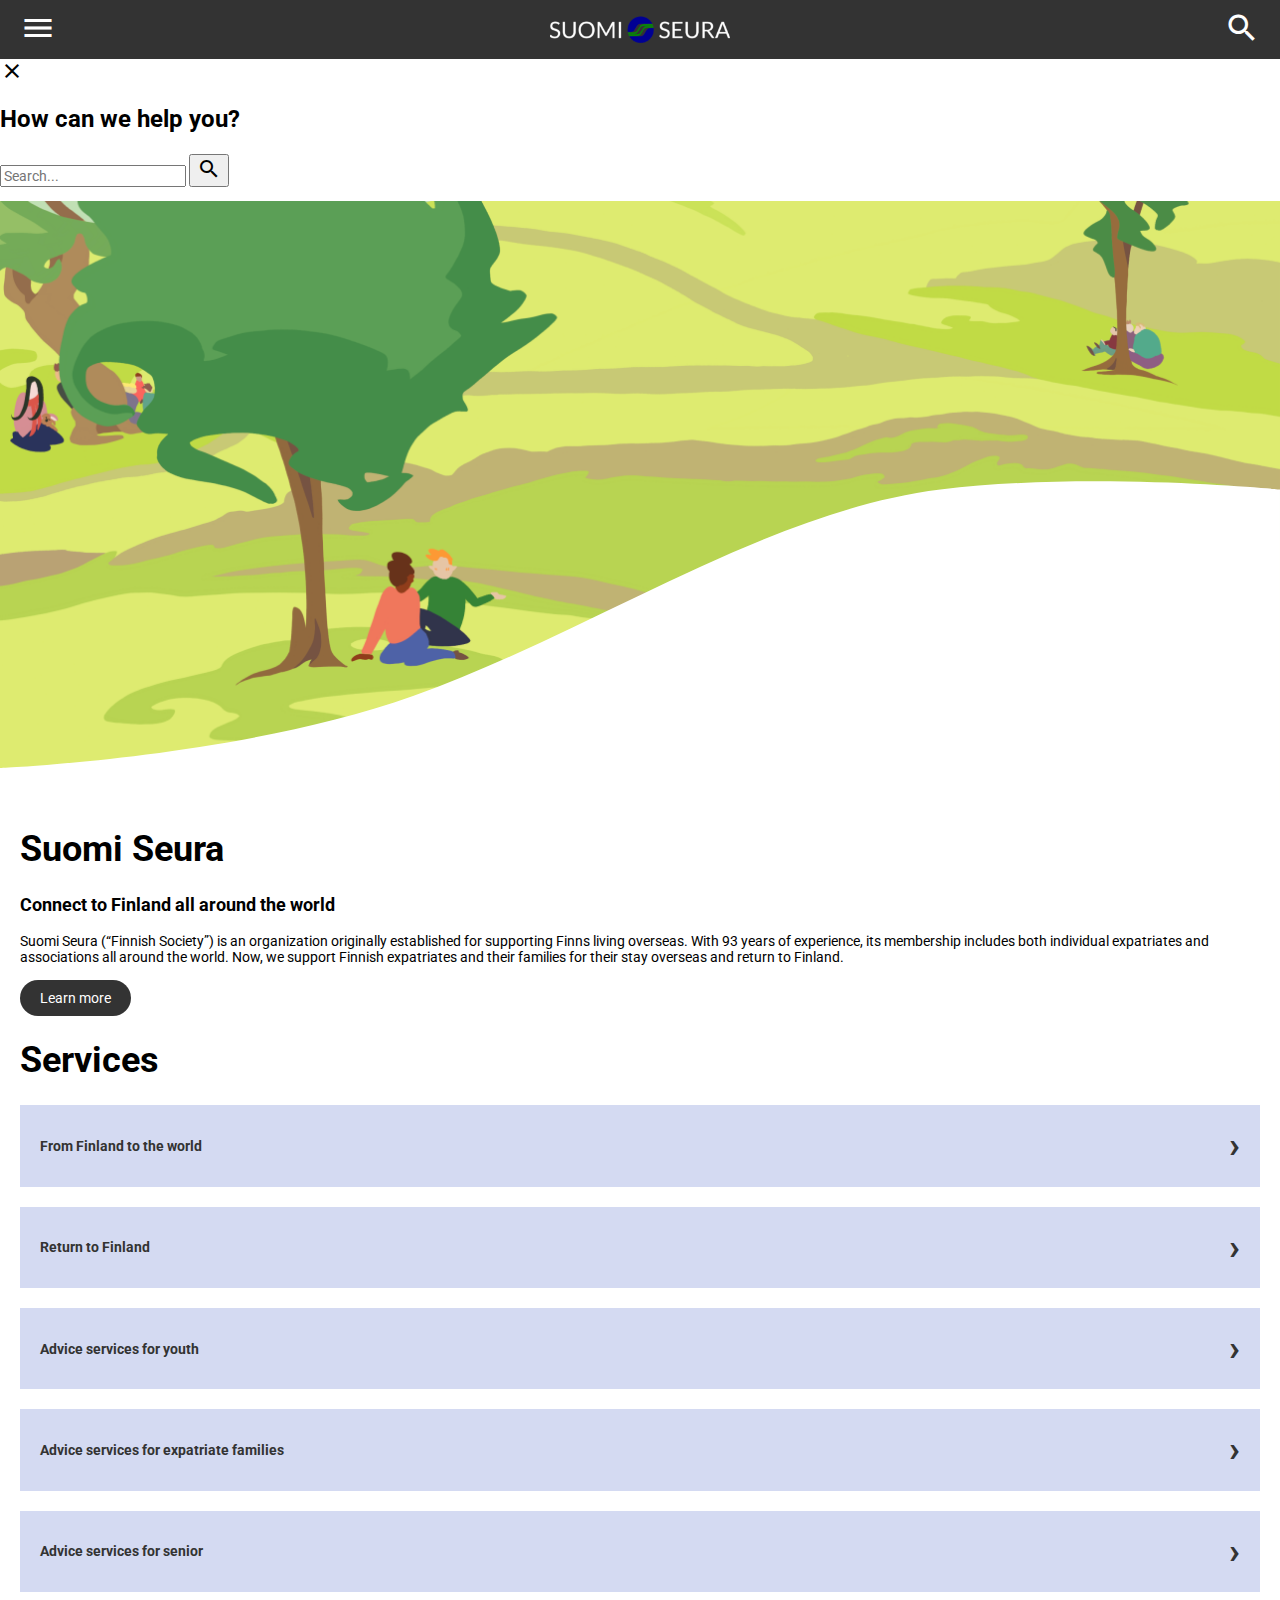
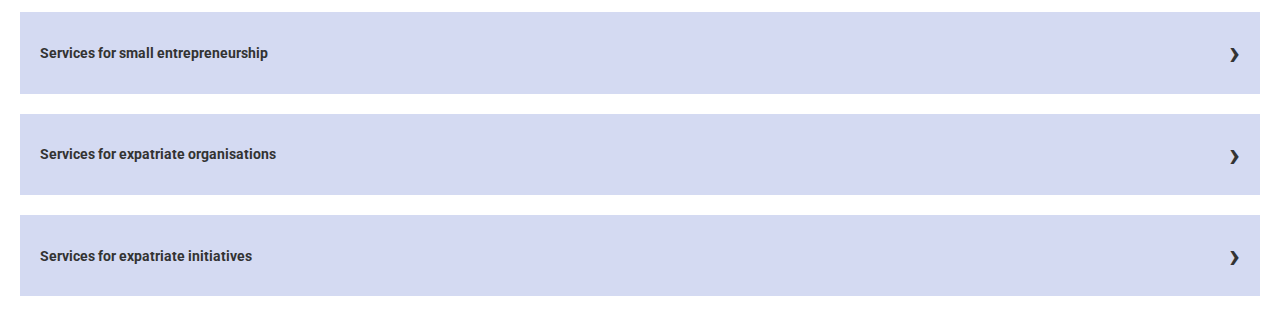
<file: index.html>
<!DOCTYPE html>
<html lang="en">
    <head>
        <meta charset="UTF-8">
        <meta name="viewport" content="width=device-width, initial-scale=1.0">
        <link rel="stylesheet" href="css/normalize.css">
        <link rel="stylesheet" href="css/style.css">
        <link href="https://fonts.googleapis.com/icon?family=Material+Icons"
      rel="stylesheet">
        <title>Suomi Seura - Connect to Finland all around the world</title>
    </head>

    <body onload="createServicesList();">
        <nav class="topnav">
            <a aria-label="more" class="topnav-icon">
                <span class="material-icons">menu</span>
            </a>
            <a aria-label="home" class="topnav-logo"></a>
            <a aria-label="search" class="topnav-icon" onclick="openSearch();">
                <span class="material-icons">search</span>
            </a>
        </nav>
        <div id="overlay-search" class="overlay">
            <a aria-label="close-search" class="overlay-icon _close">
                <span class="material-icons" onclick="closeSearch();" title="Close Overlay">close</span>
            </a>
            <div class="overlay-content">
                <h2>How can we help you?</h2>
              <form class="search-form">
                <input type="text" placeholder="Search..." name="search">
                <button type="button" class="search-button" onclick="displayResults();">
                    <span class="material-icons">search</span>
                </button>
              </form>
              <ul id="search-results" class="search-list"></ul>
            </div>
        </div>
        <header class="header">
            <img src="img/illustration.png" alt="People sitting on grass" >
            <svg id="wave" viewBox="0 0 375 95" fill="none" xmlns="http://www.w3.org/2000/svg">
                <path d="M121 63C70.8439 80.9805 0 84.0905 0 84.0905V95.0001H375V2.50007C375 2.50007 319.51 -2.93863 275.5 2.50053C224.6 8.79117 174 44 121 63Z" fill="white"/>
            </svg>
        </header>
        <div class="content">
            <div class="content-section">
                <h1>Suomi Seura</h1>
                <h3>Connect to Finland all around the world</h3>
                <p>
                    Suomi Seura (“Finnish Society”) is an organization originally 
                    established for supporting Finns living overseas. With 93 years 
                    of experience, its membership includes both individual expatriates 
                    and associations all around the world. Now, we support Finnish 
                    expatriates and their families for their stay overseas and return 
                    to Finland.
                </p>
                <a class="button _secondary">Learn more</a>
            </div>
            <div class="content-section" id="content-services">
                <h1>Services</h1>
                
            </div>
        </div>

        <script src="js/script.js"></script>
    </body>
</html>
</file>
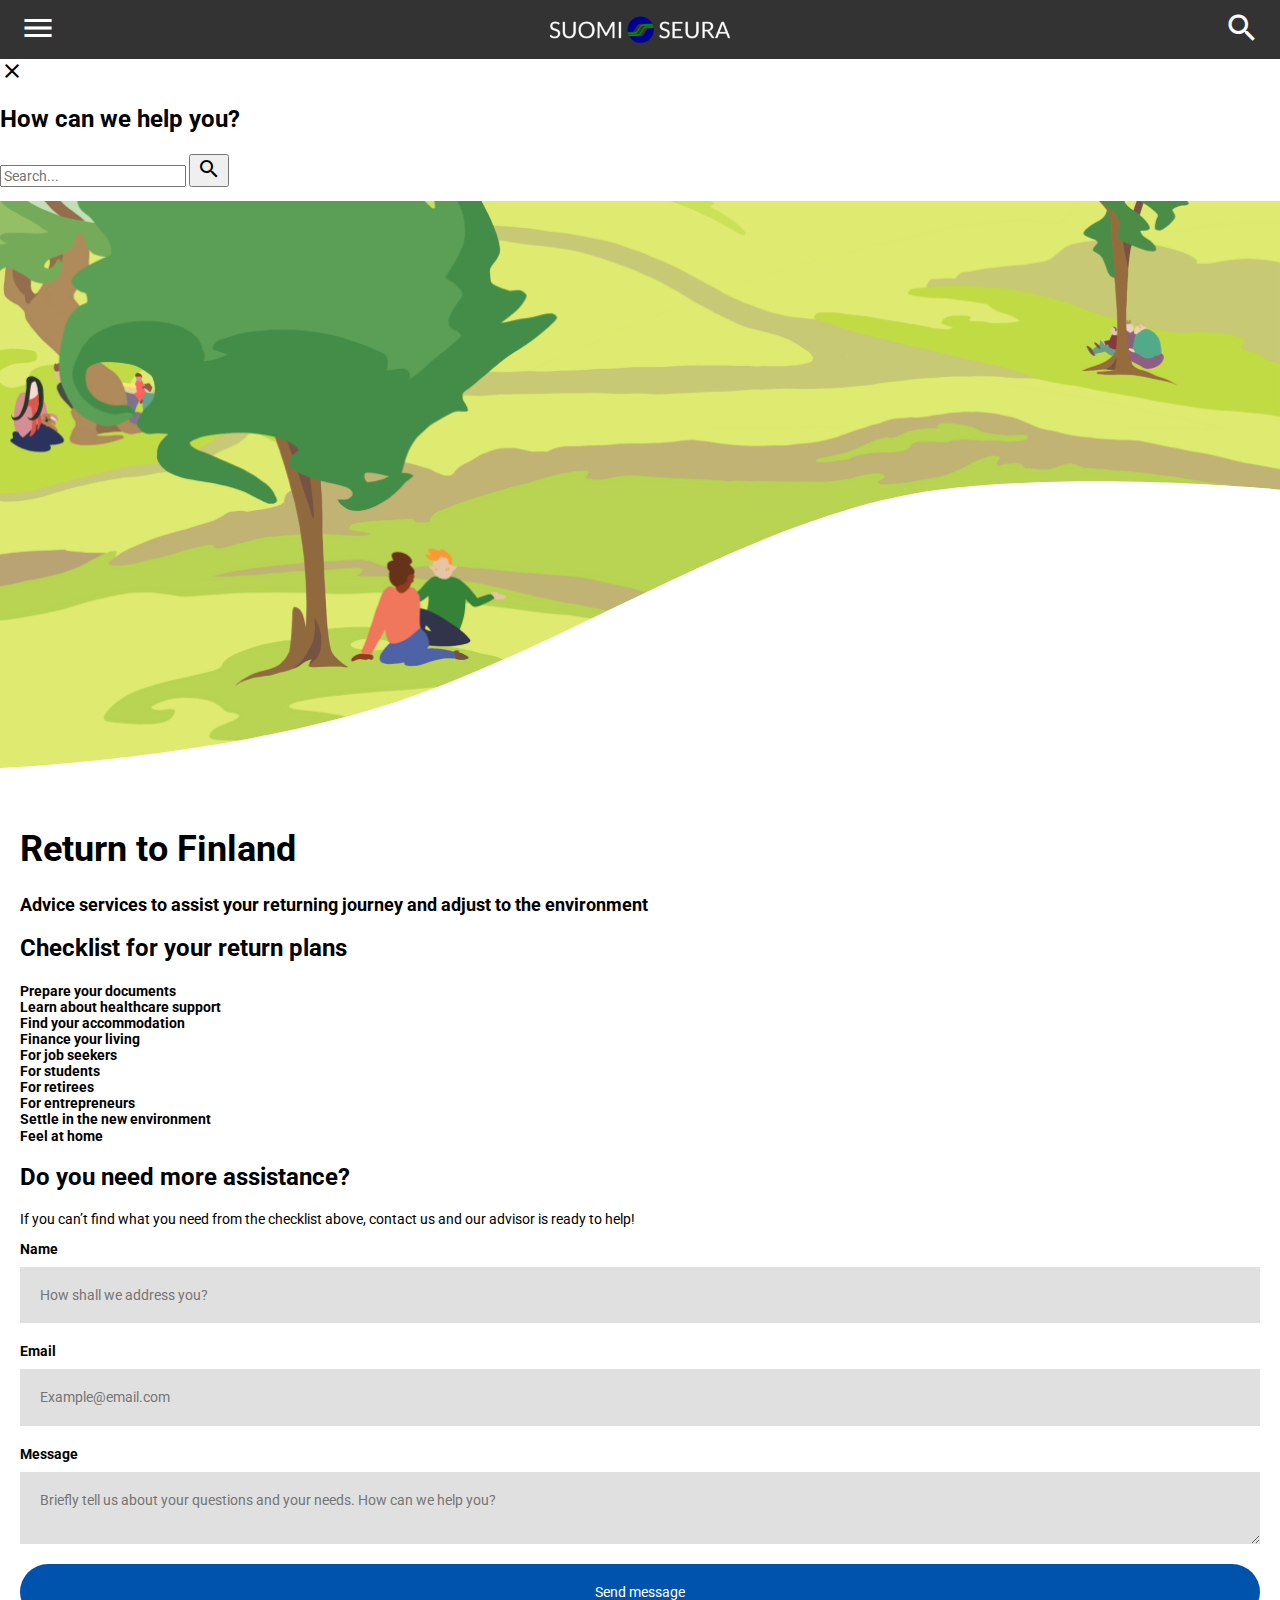
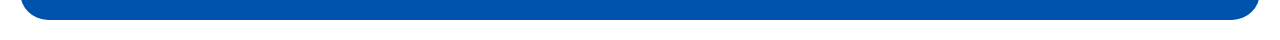
<file: return-to-finland.html>
<!DOCTYPE html>
<html lang="en">
    <head>
        <meta charset="UTF-8">
        <meta name="viewport" content="width=device-width, initial-scale=1.0">
        <link rel="stylesheet" href="css/normalize.css">
        <link rel="stylesheet" href="css/style.css">
        <link href="https://fonts.googleapis.com/icon?family=Material+Icons"
      rel="stylesheet">
        <title>Suomi Seura - Return to Finland</title>
    </head>
    <body onload="manageAccordions();">
        <nav class="topnav">
            <a aria-label="more" class="topnav-icon">
                <span class="material-icons">menu</span>
            </a>
            <a class="topnav-logo" href="index.html"></a>
            <a class="topnav-icon" onclick="openSearch();">
                <span class="material-icons">search</span>
            </a>
        </nav>
        <div id="overlay-search" class="overlay">
            <a aria-label="close-search" class="overlay-icon _close">
                <span class="material-icons" onclick="closeSearch();" title="Close Overlay">close</span>
            </a>
            <div class="overlay-content">
                <h2>How can we help you?</h2>
              <form class="search-form">
                <input type="text" placeholder="Search..." name="search">
                <button type="button" class="search-button" onclick="displayResults();">
                    <span class="material-icons">search</span>
                </button>
              </form>
              <ul id="search-results" class="search-list"></ul>
            </div>
        </div>
        <header class="header">
            <img src="img/illustration.png" alt="People sitting on grass" >
            <svg id="wave" viewBox="0 0 375 95" fill="none" xmlns="http://www.w3.org/2000/svg">
                <path d="M121 63C70.8439 80.9805 0 84.0905 0 84.0905V95.0001H375V2.50007C375 2.50007 319.51 -2.93863 275.5 2.50053C224.6 8.79117 174 44 121 63Z" fill="white"/>
            </svg>
        </header>
        <div class="content">
            <div class="content-section">
                <h1>Return to Finland</h1>
                <h3>Advice services to assist your returning journey and adjust 
                    to the environment</h3>
            </div>
            <div class="content-section">
                <h2>Checklist for your return plans</h2>
                <div class="accordion">
                    <a class="accordion-tab" name="documents">
                        <span class="accordion-label highlight">Prepare your documents</span>
                    </a>
                    <div class="accordion-panel">
                        <p class="highlight">
                            When moving to a new contry there are a lot of 
                            documens that need to be accounted for. Here 
                            you can find a checklist for document preparation.
                        </p>
                        <p class="highlight">
                            Prior to moving:
                            <ul>
                                <li>
                                    <span class="highlight">Address:</span> Report your address in Finland to the tax 
                                    office of your country of residence.
                                </li>
                                <li>
                                    <span class="highlight">Health insurance:</span> Ask your health insurance fund for 
                                    an E121 / S1 medical certificate if you move from an EU / EEA country or Switzerland. 
                                    The form is not required for people moving from Nordic countries. 
                                </li>
                                <li>
                                    <span class="highlight">Move notification:</span> Make the required move notifications 
                                    in your country of residence.
                                </li>
                                <li>
                                    <span class="highlight">Postal services:</span> Make the desired address changes and, 
                                    after your change, a contract to convert any future mail.
                                </li>
                                <li>
                                    <span class="highlight">For non-EU/EEA citizens:</span>  If you are not a Finnish citizen 
                                    and live outside the Nordic and EU / EEA countries, apply for a residence permit well 
                                    in advance of your planned move.
                                </li>
                            </ul>
                        </p>
                        <p class="highlight">
                            After arrival:
                            <ul>
                                <li>
                                    <span class="highlight">Register population data:</span> Report a move to the Digital and 
                                    Population Information Agency (DVV).
                                </li>
                                <li>
                                    <span class="highlight">Kela (social insurance):</span> Fill in forms SV157 and Y77 at 
                                    Kela's office or online transaction service to obtain the health insurance card, reel 
                                    card. Remember to attach the S1 form if you are moving from an EU / EEA country or Switzerland. 
                                </li>
                                <li>
                                    <span class="highlight">Tax:</span> Visit the tax office to calculate your withholding tax rate.
                                </li>
                            </ul>
                        </p>
                        <p class="highlight">
                            For official information, please visit:
                            <ul>
                                <li><a class="link" href="#">DVV from or to Finland</a></li>
                                <li><a class="link" href="#">Kela card form</a></li>
                                <li><a class="link" href="#">Information about Kela eligability</a></li>
                            </ul>
                        </p>
                    </div>
                    <a class="accordion-tab" name="healthcare">
                        <span class="accordion-label highlight">Learn about healthcare support</span>
                    </a>
                    <div class="accordion-panel">
                        <p class="highlight">
                            Healthcare is offered by municipalities, both privately and publicly. 
                        </p>
                        <p>
                            If you are entitled to Finnish healthcare, you can contact your local 
                            health center in your municipality of residence. 
                        </p>
                        <p>
                            If you are not entitled to Finnish healthcare, 
                            you may visit a private clinic.
                        </p>
                        <p class="highlight">
                            For additional information, please visit:
                            <ul>
                                <li><a class="link" href="#">Local health centers</a></li>
                                <li><a class="link" href="#">Local private clinics</a></li>
                            </ul>
                        </p>
                    </div>
                    <a class="accordion-tab" name="accommodation">
                        <span class="accordion-label highlight">Find your accommodation</span>
                    </a>
                    <div class="accordion-panel">
                        <p class="highlight">
                            Finding a suitable home can be a challenging task. We recommend 
                            you to start looking for accommodation before moving to Finland.
                        </p>
                        <p>
                            Note that the prices may vary, depending on where in Finland you 
                            are, with bigger cities being more expensive. For price references, 
                            please visit: <a href="#" class="link">Appartment price index</a>
                        </p>
                        <p>
                            <span class="highlight">
                                Here we conclude official information sources for you to rent 
                                or buy a property:
                            </span>
                            <ul>
                                <li><a class="link" href="#">Housing Info Finland</a></li>
                                <li><a class="link" href="#">Right of residence</a></li>
                                <li><a class="link" href="#">Kela housing benefit eligibility</a></li>
                                <li><a class="link" href="#">Rental appartments</a></li>
                                <li><a class="link" href="#">Housing market</a></li>
                            </ul>
                        </p>
                    </div>
                    <a class="accordion-tab" name="finance">
                        <span class="accordion-label highlight">Finance your living</span>
                    </a>
                    <div class="accordion-panel">
                        <p class="highlight">
                            In many cases, secure means of support are a requirement for 
                            getting a residence permit. “Secure means of support” means 
                            that you have sufficient funds to live in Finland.
                        </p>
                        <p>
                            If you are moving for work, you must prove your income is 
                            enough to support your stay in the country.
                        </p>
                        <p>
                            If you move with a family member, you must prove that you 
                            have the means to support your living without a job.
                        </p>
                        <p class="highlight">
                            Open a bank account
                        </p>
                        <p>
                            A Finnish bank account will also be needed when it comes 
                            to everyday life.
                        </p>
                        <ul>
                            <li><a href="#" class="link">Bank account</a></li>
                        </ul>
                        <p>
                            If you are employed or an entrepreneur, you have to apply 
                            for a tax card.
                        </p>
                        <p>
                            If you are a Finnish citizen, you are also eligible for 
                            Kela financial benefits.
                        </p>
                        <p>
                            <span class="highlight">For additional information please visit:</span>
                            <ul>
                                <li><a href="#" class="link">Cost of living</a></li>
                                <li><a href="#" class="link">Tax card</a></li>
                                <li><a href="#" class="link">Kela benefits for families</a></li>
                            </ul>
                        </p>
                    </div>
                    <a class="accordion-tab" name="job-seekers">
                        <span class="accordion-label highlight">For job seekers</span>
                    </a>
                    <div class="accordion-panel">
                        <p class="highlight">
                            International work experience is valuable. Suomi-Seura aims to 
                            elevate the appreciation of expatriate professionals, help 
                            match them with suitable opportunities, and further develope 
                            their career in Finland.
                        </p>
                        <p>
                            Suomi-Seura support returning expatriates with services including 
                            career coaching, network opportunites, and counselling. Here are 
                            some services to help you achieve a smooth transition in 
                            your working life!
                        </p>
                        <p class="highlight">
                            1. Prepare yourself with tips from career coaching
                        </p>
                        <p>
                            If you have been working outside of Finland for many years, 
                            it is normal to feel unsure about how to write a resume and 
                            a cover letter, where to look for a job, or what salary you 
                            can ask for in a selection process.
                        </p>
                        <p>
                            Suomi Seura partners with experienced career consultant to 
                            help you set a clear and achievable professional goal, with 
                            an attractive resume and a visible personal brand on LinkedIn 
                            to achieve it.
                        </p>
                        <p>
                            <span class="highlight">The job orientation service for the return 
                                has a cost of € 200 plus VAT. </span>
                                After receiving your request, we will organize a free 15-minute 
                                contact call in which to get to know each other and discuss how 
                                the career consultant can help you. The payment of the service 
                                will be made after this call in case you wish to contract it.
                        </p>
                        <a href="" class="button _secondary">Request for career coaching</a>
                        <p class="highlight">
                            2. Join career events to explore more opportunites
                        </p>
                        <p>
                            Worried about limited chances to find job openings?
                        </p>
                        <p>
                            Suomi Seura now organise online career fairs for various industries 
                            collaborating with Finnish companies that welcome expertise with 
                            international backgrounds.
                        </p>
                        <p>
                            You can find the upcoming career events on our LinkedIn page:
                            <ul>
                                <li><a href="#" class="link">Suomi-seura LinkedIn</a></li>
                            </ul>
                        </p>
                        <p>
                            You can also keep up with our events schedule by subscribing 
                            Suomi Seura’s news letter:
                        </p>
                        <a href="" class="button _secondary">Subscribe our news letter</a>
                        <p class="highlight">
                            3. Adapt to the workplace culture
                        </p>
                        <p>
                            To better adjust to Finnish workplace culture, you can also seek 
                            for peer support and professional psychological assistance from here:
                            <ul>
                                <li><a href="#" class="link">Mentorship program</a></li>
                                <li><a href="#" class="link">Counselling services</a></li>
                            </ul>
                        </p>
                        <p class="highlight">
                            Other resources:
                        </p>
                        <p>
                            For public employment and business services, please visit: 
                            <ul>
                                <li><a href="#" class="link">TE-palvelut</a></li>
                            </ul>
                        </p>
                    </div>
                    <a class="accordion-tab" name="students">
                        <span class="accordion-label highlight">For students</span>
                    </a>
                    <div class="accordion-panel">
                        <p>(Content under development)</p>
                    </div>
                    <a class="accordion-tab" name="retirees">
                        <span class="accordion-label highlight">For retirees</span>
                    </a>
                    <div class="accordion-panel">
                        <p>(Content under development)</p>
                    </div>
                    <a class="accordion-tab" name="entrepreneurs">
                        <span class="accordion-label highlight">For entrepreneurs</span>
                    </a>
                    <div class="accordion-panel">
                        <p>(Content under development)</p>
                    </div>
                    <a class="accordion-tab" name="settle">
                        <span class="accordion-label highlight">Settle in the new environment</span>
                    </a>
                    <div class="accordion-panel">
                        <p class="highlight">
                            The logistics of moving possessions from one contry to another 
                            might be a challange, as well as making sure pets and cars get 
                            safely across the border.
                        </p>
                        <p>
                            If you do not speak Finnish, or you are moving with a partner 
                            or family who lack Finnish proficiency, it is recommended to 
                            familiarize oneself with the language.
                        </p>
                        <p>
                            This is also a good time to set up telecomunications in your new home.
                        </p>
                        <p>
                            <span class="highlight">
                                For additional information, please visit:
                            </span>
                            <ul>
                                <li><a href="#" class="link">Transporting services</a></li>
                                <li><a href="#" class="link">Moving to Finland with a pet</a></li>
                                <li><a href="#" class="link">Moving to Finland with a car</a></li>
                                <li><a href="#" class="link">Finnish language courses</a></li>
                                <li><a href="#" class="link">Telecommunication</a></li>
                            </ul>
                        </p>
                    </div>
                    <a class="accordion-tab" name="home">
                        <span class="accordion-label highlight">Feel at home</span>
                    </a>
                    <div class="accordion-panel">
                        <p class="highlight">
                            The final step of moving is to feel at home in your new house 
                            and your new community. If you moved with children it is also 
                            important to note how they are adapting to the move and make 
                            sure that their well being is taken care of.
                        </p>
                        <p>
                            <span class="highlight">
                                For additional information, please visit:
                            </span>
                            <ul>
                                <li><a href="#" class="link">Suomi-seura councelling service</a></li>
                                <li><a href="#" class="link">Familiarize yourself with your commuinity</a></li>
                                <li><a href="#" class="link">Emotionall support</a></li>
                                <li><a href="#" class="link">Family councelling</a></li>
                                <li><a href="#" class="link">Suomi-seura expatriate facebook group</a></li>
                            </ul>
                        </p>
                    </div>
                </div>
            </div>
            <div class="content-section">
                <h2>Do you need more assistance?</h2>
                <p>
                    If you can’t find what you need from the checklist above, 
                    contact us and our advisor is ready to help!
                </p>
                <form class="contact-form">
                    <label for="name" class="highlight">Name</label>
                    <input type="text" id="name" name="name" placeholder="How shall we address you?" required>

                    <label for="email" class="highlight">Email</label>
                    <input type="email" id="email" name="email" placeholder="Example@email.com" required>

                    <label for="message" class="highlight">Message</label>
                    <textarea id="message" name="message" placeholder="Briefly tell us about your questions and your needs. How can we help you?"></textarea>
                    <input class="button _primary" type="submit" value="Send message" >
                </form>
            </div>
        </div>
        <script src="js/script.js"></script>
    </body>
</html>
</file>
<file: css/style.css>
@import url('https://fonts.googleapis.com/css2?family=Roboto:ital,wght@0,400;0,700;0,900;1,400;1,700;1,900&display=swap');

/* Variables */
:root {
    /* Font Family */
    --global--font-primary: 'Roboto', sans-serif;

    /* Font Size */
    --global--font-size-h1: 3.6rem;
    --global--font-size-h2: 2.4rem;
    --global--font-size-h3: 1.8rem;
    --global--font-size-p: 1.4rem;
    --global--letter-spacing: normal;

    /* Font Weight */
    --global--font-weight-regular: 400;
    --global--font-weight-emphasis: 700;
    
    /* Line Height */
	--global--line-height-body: 1.7;
	--global--line-height-heading: 1.3;
    --global--line-height-page-title: 1.1;
    
    /* Spacing & Sizing */
    --global--spacing-primary: 2rem;
    --global--spacing-secondary: 1rem;
    --global--sizing-icon: 2.4rem;
    --global--border-radius: 3.6rem;

    /* Colors */
    --global--color-primary--600: #0053AD;
    --global--color-primary--500: #628CCC;
    --global--color-primary--400: #D4DAF2;
    --global--color-secondary--600: #219653;
    --global--color-secondary--500: #27AE60;
    --global--color-secondary--400: #6FCF97;
    --global--color-ink--600: #333333;
    --global--color-ink--500: #4F4F4F;
    --global--color-ink--400: #828282;
    --global--color-ink--300: #BDBDBD;
    --global--color-ink--200: #E0E0E0;
    --global--color-ink--100: #F2F2F2;
    --global--color-on-dark: #FFFFFF;
}

/* Container */

html { font-size: 10px; }
body {
    font-size: var(--global--font-size-p);
    font-family: var(--global--font-primary);
    font-weight: var(--global--font-weight-regular);
}
.content {
    margin: var(--global--spacing-primary);
}

/* Typography */
h1, .h1 {
    font-size: var(--global--font-size-h1);
    font-weight: var(--global--font-weight-emphasis);
}

h2, .h2 {
    font-size: var(--global--font-size-h2);
    font-weight: var(--global--font-weight-emphasis);
}
h3, .h3 {
    font-size: var(--global--font-size-h3);
    font-weight: var(--global--font-weight-emphasis);
}
.highlight {
    font-weight: var(--global--font-weight-emphasis);
}
.link {
    color: var(--global--color-primary--600);
    text-decoration: underline;
}

/* Button */
.button {
    display: inline-block;
    color: var(--global--color-on-dark);
    text-decoration: none;
    border: none;
}
.button._primary {
    padding: var(--global--spacing-primary);
    background: var(--global--color-primary--600);
    border-radius: var(--global--border-radius);
}
.button._secondary {
    padding: var(--global--spacing-secondary) var(--global--spacing-primary);
    background: var(--global--color-ink--600);
    border-radius: var(--global--spacing-primary);
}

/* Top Navigation */
.topnav {
    background: var(--global--color-ink--600);
    color: var(--global--color-white);
    display: flex;
    justify-content: space-between;
    padding: var(--global--spacing-secondary) var(--global--spacing-primary);
    position: sticky;
    top: 0;
    z-index: 1000;
    align-items: center;
}
.topnav a {
    color: var(--global--color-on-dark);
}

.topnav-icon .material-icons {
    font-size: 3.6rem;
}

.topnav-logo {
    background: url("../img/logo.png") no-repeat center;
    width: 180px;
    height: 30px;
    background-size: cover;
}

/* Header Area */
.header {
    background-size: cover;
    width: 100%;
    max-width: 100%;
    position: relative;
}
.header>img {
    width: 100%;
}
#wave {
    position: absolute;
    bottom: 0;
    left: 0;
    right: 0;
}

/* List */
.content-list {
    list-style: none;
    padding-inline-start: 0;
}
.service-link {
    margin-bottom: var(--global--spacing-primary);
}
.service-link a{
    display: flex;
    text-decoration: none;
    color: var(--global--color-ink--600);
    font-weight: var(--global--font-weight-emphasis);
    padding: var(--global--spacing-primary);
    background: var(--global--color-primary--400);
    justify-content: space-between;
    align-items: center;
}
.service-link a::after{
    content:"\203A";
    font-size: 3.6rem;
}

/* Accordion */
.accordion {
    overflow: hidden;
    display: flex;
    flex-direction: column;
}
button.accordion-tab {
    background: transparent;
    display: flex;
    justify-content: space-between;
    align-items: center;
    padding: var(--global--spacing-primary);
    cursor: pointer;
    margin-bottom: 0;
    border: 1px var(--global--color-primary--400);
    border-style: solid none;
    font-weight: var(--global--font-weight-emphasis);
}
div.accordion-panel{
    max-height: 0;
    overflow: hidden;
    transition: max-height 0.3s ease-out;
    padding: 0 var(--global--spacing-primary);
    background: var(--global--color-ink--100);
    border-left: 3px solid var(--global--color-primary--600);
}
/* Tab not active, plus icon */
button.accordion-tab:after {
    content: '\002B';
    color: var(--global--color-primary--600);
    font-weight: var(--global--font-weight-emphasis);
    font-size: var(--global--sizing-icon);
}
/* Tab active, minus icon */
button.accordion-tab.active:after {
    content: "\2212";
}

/* Contact */
.contact-form {
    display: flex;
    flex-direction: column;
}
.contact-form label {
    margin-bottom: var(--global--spacing-secondary);
}
.contact-form input[type=text], 
.contact-form input[type=email], 
.contact-form textarea {
    box-sizing: border-box;
    background: var(--global--color-ink--200);
    padding: var(--global--spacing-primary);
    border: none;
    margin-bottom: var(--global--spacing-primary);
}
.contact-form input:focus,
.contact-form textarea:focus {
    outline: none !important;
    border: 3px solid var(--global--color-primary--600);
}
</file>
